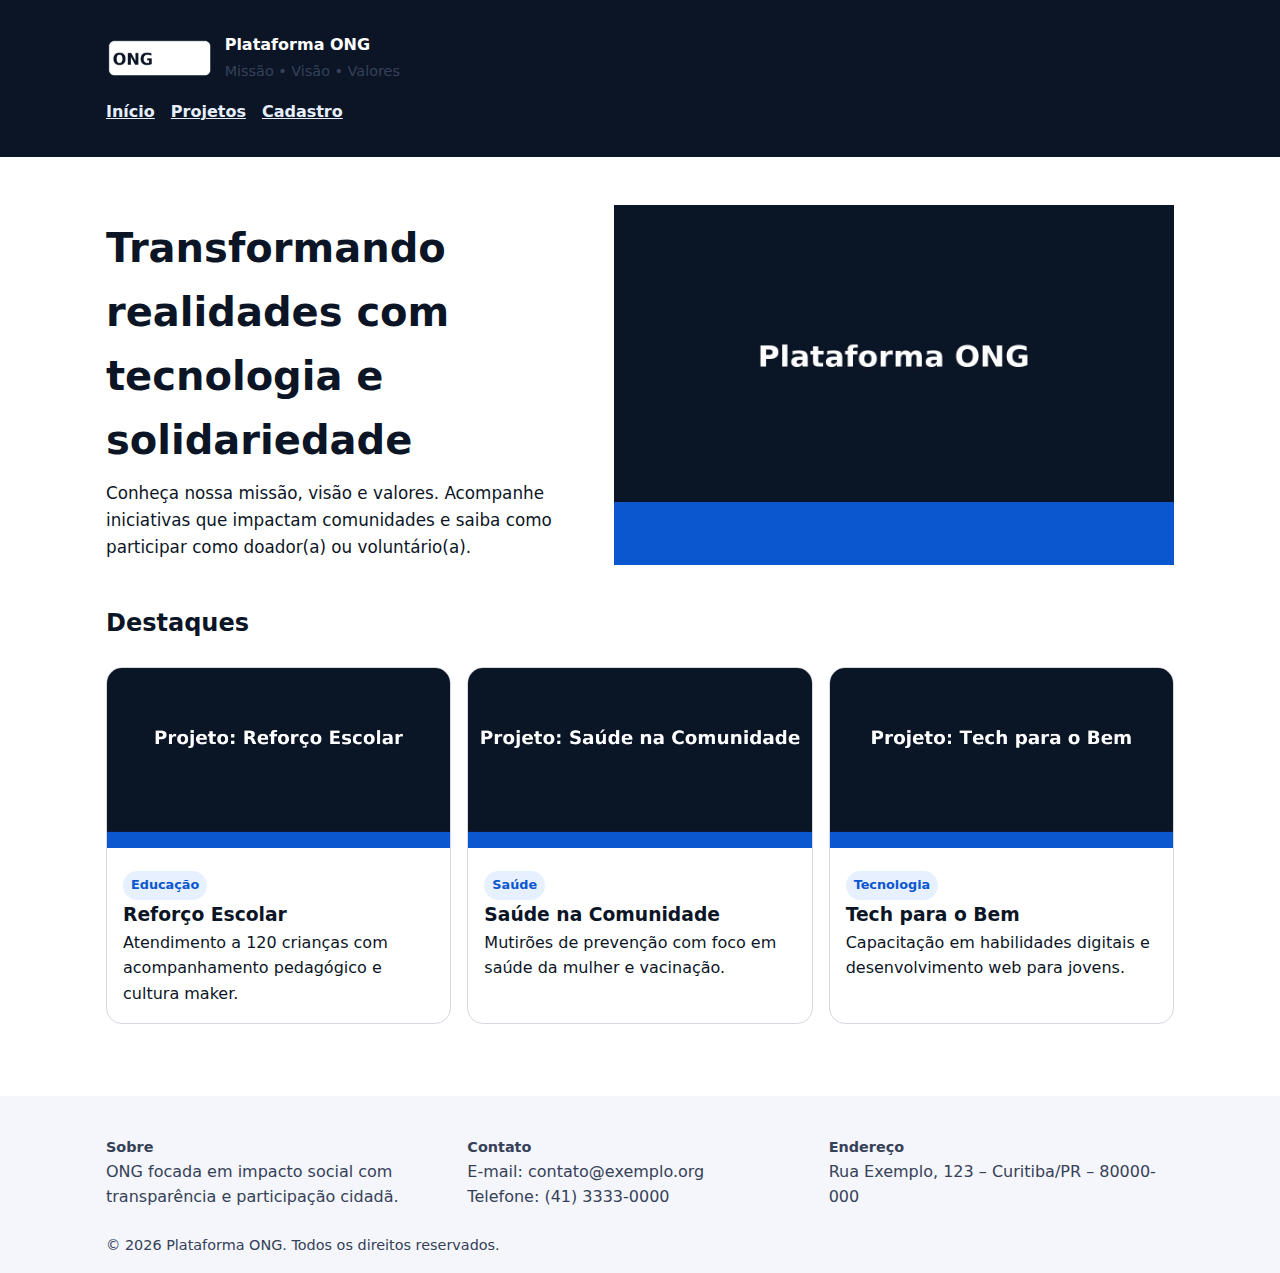
<file: index.html>
<!doctype html>
<html lang="pt-BR">
<head>
  <meta charset="utf-8">
  <meta name="viewport" content="width=device-width, initial-scale=1">
  <title>Início · Plataforma ONG</title>
  <meta name="description" content="Plataforma web para ONGs: projetos, doações, voluntariado e transparência.">
  <meta name="theme-color" content="#0b1526">
  <meta property="og:title" content="Início · Plataforma ONG">
  <meta property="og:description" content="Projetos sociais, doações on-line, portal do voluntário e transparência.">
  <meta property="og:type" content="website">
  <link rel="preload" href="assets/css/styles.css" as="style">
  <link rel="stylesheet" href="assets/css/styles.css">
  <link rel="icon" href="assets/img/favicon.png">
</head>
<body>
<a class="skip-link" href="#conteudo">Pular para o conteúdo principal</a>
<header>
  <div class="container">
    <div class="logo" role="banner">
      <img src="assets/img/logo.png" alt="Logo da ONG">
      <div>
        <strong>Plataforma ONG</strong><br><span class="small">Missão • Visão • Valores</span>
      </div>
    </div>
    <nav aria-label="Principal">
      <ul>
        <li><a href="index.html" aria-current='page'>Início</a></li>
        <li><a href="projetos.html" >Projetos</a></li>
        <li><a href="cadastro.html" >Cadastro</a></li>
      </ul>
    </nav>
  </div>
</header>
<main id="conteudo" class="container">

  <section class="hero">
    <div>
      <h1>Transformando realidades com tecnologia e solidariedade</h1>
      <p>Conheça nossa missão, visão e valores. Acompanhe iniciativas que impactam comunidades e saiba como participar como doador(a) ou voluntário(a).</p>
    </div>
    <picture>
      <source srcset="assets/img/hero.webp" type="image/webp">
      <img src="assets/img/hero.png" alt="Pessoas voluntárias em ação comunitária" width="560" height="360" loading="eager">
    </picture>
  </section>

  <section aria-labelledby="sec-destaques">
    <h2 id="sec-destaques">Destaques</h2>
    <div class="card-grid">
      <article class="card">
        <img src="assets/img/projeto1.webp" alt="Projeto de reforço escolar" loading="lazy">
        <div class="pad">
          <span class="tag">Educação</span>
          <h3>Reforço Escolar</h3>
          <p>Atendimento a 120 crianças com acompanhamento pedagógico e cultura maker.</p>
        </div>
      </article>
      <article class="card">
        <img src="assets/img/projeto2.webp" alt="Ação de saúde comunitária" loading="lazy">
        <div class="pad">
          <span class="tag">Saúde</span>
          <h3>Saúde na Comunidade</h3>
          <p>Mutirões de prevenção com foco em saúde da mulher e vacinação.</p>
        </div>
      </article>
      <article class="card">
        <img src="assets/img/projeto3.webp" alt="Oficina de tecnologia para jovens" loading="lazy">
        <div class="pad">
          <span class="tag">Tecnologia</span>
          <h3>Tech para o Bem</h3>
          <p>Capacitação em habilidades digitais e desenvolvimento web para jovens.</p>
        </div>
      </article>
    </div>
  </section>

</main>
<footer>
  <div class="container">
    <div class="cols" role="contentinfo">
      <section>
        <h2 class="small">Sobre</h2>
        <p>ONG focada em impacto social com transparência e participação cidadã.</p>
      </section>
      <section>
        <h2 class="small">Contato</h2>
        <p>E-mail: contato@exemplo.org<br>Telefone: (41) 3333-0000</p>
      </section>
      <section>
        <h2 class="small">Endereço</h2>
        <p>Rua Exemplo, 123 – Curitiba/PR – 80000-000</p>
      </section>
    </div>
    <p class="small">© <span class="js-year"></span> Plataforma ONG. Todos os direitos reservados.</p>
  </div>
</footer>
<script src="assets/js/main.js" defer></script>
</body>
</html>
</file>
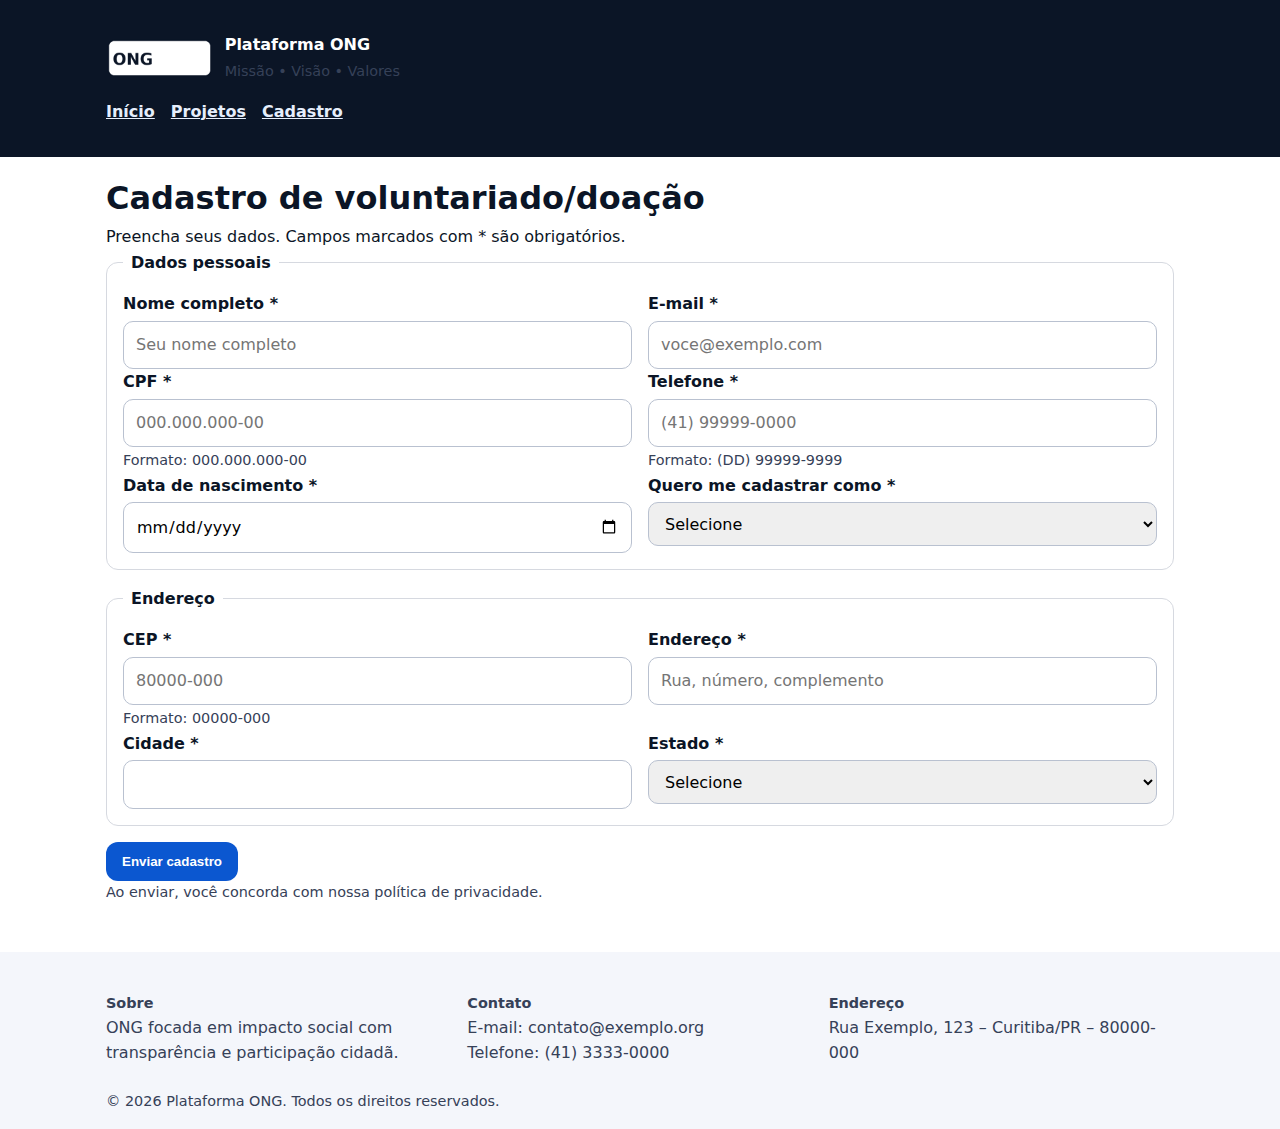
<file: cadastro.html>
<!doctype html>
<html lang="pt-BR">
<head>
  <meta charset="utf-8">
  <meta name="viewport" content="width=device-width, initial-scale=1">
  <title>Cadastro · Plataforma ONG</title>
  <meta name="description" content="Plataforma web para ONGs: projetos, doações, voluntariado e transparência.">
  <meta name="theme-color" content="#0b1526">
  <meta property="og:title" content="Cadastro · Plataforma ONG">
  <meta property="og:description" content="Projetos sociais, doações on-line, portal do voluntário e transparência.">
  <meta property="og:type" content="website">
  <link rel="preload" href="assets/css/styles.css" as="style">
  <link rel="stylesheet" href="assets/css/styles.css">
  <link rel="icon" href="assets/img/favicon.png">
</head>
<body>
<a class="skip-link" href="#conteudo">Pular para o conteúdo principal</a>
<header>
  <div class="container">
    <div class="logo" role="banner">
      <img src="assets/img/logo.png" alt="Logo da ONG">
      <div>
        <strong>Plataforma ONG</strong><br><span class="small">Missão • Visão • Valores</span>
      </div>
    </div>
    <nav aria-label="Principal">
      <ul>
        <li><a href="index.html" >Início</a></li>
        <li><a href="projetos.html" >Projetos</a></li>
        <li><a href="cadastro.html" aria-current='page'>Cadastro</a></li>
      </ul>
    </nav>
  </div>
</header>
<main id="conteudo" class="container">

  <section aria-labelledby="sec-cadastro">
    <h1 id="sec-cadastro">Cadastro de voluntariado/doação</h1>
    <p>Preencha seus dados. Campos marcados com * são obrigatórios.</p>

    <form action="#" method="post">
      <fieldset>
        <legend>Dados pessoais</legend>
        <div class="form-row cols-2">
          <div>
            <label for="nome">Nome completo *</label>
            <input id="nome" name="nome" type="text" autocomplete="name" required minlength="3" maxlength="120" placeholder="Seu nome completo">
          </div>
          <div>
            <label for="email">E-mail *</label>
            <input id="email" name="email" type="email" autocomplete="email" required placeholder="voce@exemplo.com">
          </div>
        </div>

        <div class="form-row cols-2">
          <div>
            <label for="cpf">CPF *</label>
            <input id="cpf" name="cpf" inputmode="numeric" pattern="\d{3}\.\d{3}\.\d{3}-\d{2}" placeholder="000.000.000-00" required aria-describedby="cpf-hint">
            <small id="cpf-hint" class="small">Formato: 000.000.000-00</small>
          </div>
          <div>
            <label for="telefone">Telefone *</label>
            <input id="telefone" name="telefone" inputmode="tel" pattern="\(\d{2}\) \d{4,5}-\d{4}" placeholder="(41) 99999-0000" required aria-describedby="tel-hint">
            <small id="tel-hint" class="small">Formato: (DD) 99999-9999</small>
          </div>
        </div>

        <div class="form-row cols-2">
          <div>
            <label for="nascimento">Data de nascimento *</label>
            <input id="nascimento" name="nascimento" type="date" required>
          </div>
          <div>
            <label for="tipo">Quero me cadastrar como *</label>
            <select id="tipo" name="tipo" required>
              <option value="">Selecione</option>
              <option value="voluntario">Voluntário(a)</option>
              <option value="doador">Doador(a)</option>
              <option value="ambos">Ambos</option>
            </select>
          </div>
        </div>
      </fieldset>

      <fieldset>
        <legend>Endereço</legend>
        <div class="form-row cols-2">
          <div>
            <label for="cep">CEP *</label>
            <input id="cep" name="cep" inputmode="numeric" pattern="\d{5}-\d{3}" placeholder="80000-000" required aria-describedby="cep-hint">
            <small id="cep-hint" class="small">Formato: 00000-000</small>
          </div>
          <div>
            <label for="endereco">Endereço *</label>
            <input id="endereco" name="endereco" type="text" required placeholder="Rua, número, complemento">
          </div>
        </div>

        <div class="form-row cols-2">
          <div>
            <label for="cidade">Cidade *</label>
            <input id="cidade" name="cidade" type="text" required>
          </div>
          <div>
            <label for="estado">Estado *</label>
            <select id="estado" name="estado" required>
              <option value="">Selecione</option>
              <option>AC</option><option>AL</option><option>AP</option><option>AM</option><option>BA</option>
              <option>CE</option><option>DF</option><option>ES</option><option>GO</option><option>MA</option>
              <option>MT</option><option>MS</option><option>MG</option><option>PA</option><option>PB</option>
              <option>PR</option><option>PE</option><option>PI</option><option>RJ</option><option>RN</option>
              <option>RS</option><option>RO</option><option>RR</option><option>SC</option><option>SP</option>
              <option>SE</option><option>TO</option>
            </select>
          </div>
        </div>
      </fieldset>

      <div>
        <button class="btn" type="submit">Enviar cadastro</button>
        <p class="small">Ao enviar, você concorda com nossa política de privacidade.</p>
      </div>
    </form>
  </section>

</main>
<footer>
  <div class="container">
    <div class="cols" role="contentinfo">
      <section>
        <h2 class="small">Sobre</h2>
        <p>ONG focada em impacto social com transparência e participação cidadã.</p>
      </section>
      <section>
        <h2 class="small">Contato</h2>
        <p>E-mail: contato@exemplo.org<br>Telefone: (41) 3333-0000</p>
      </section>
      <section>
        <h2 class="small">Endereço</h2>
        <p>Rua Exemplo, 123 – Curitiba/PR – 80000-000</p>
      </section>
    </div>
    <p class="small">© <span class="js-year"></span> Plataforma ONG. Todos os direitos reservados.</p>
  </div>
</footer>
<script src="assets/js/main.js" defer></script>
</body>
</html>
</file>
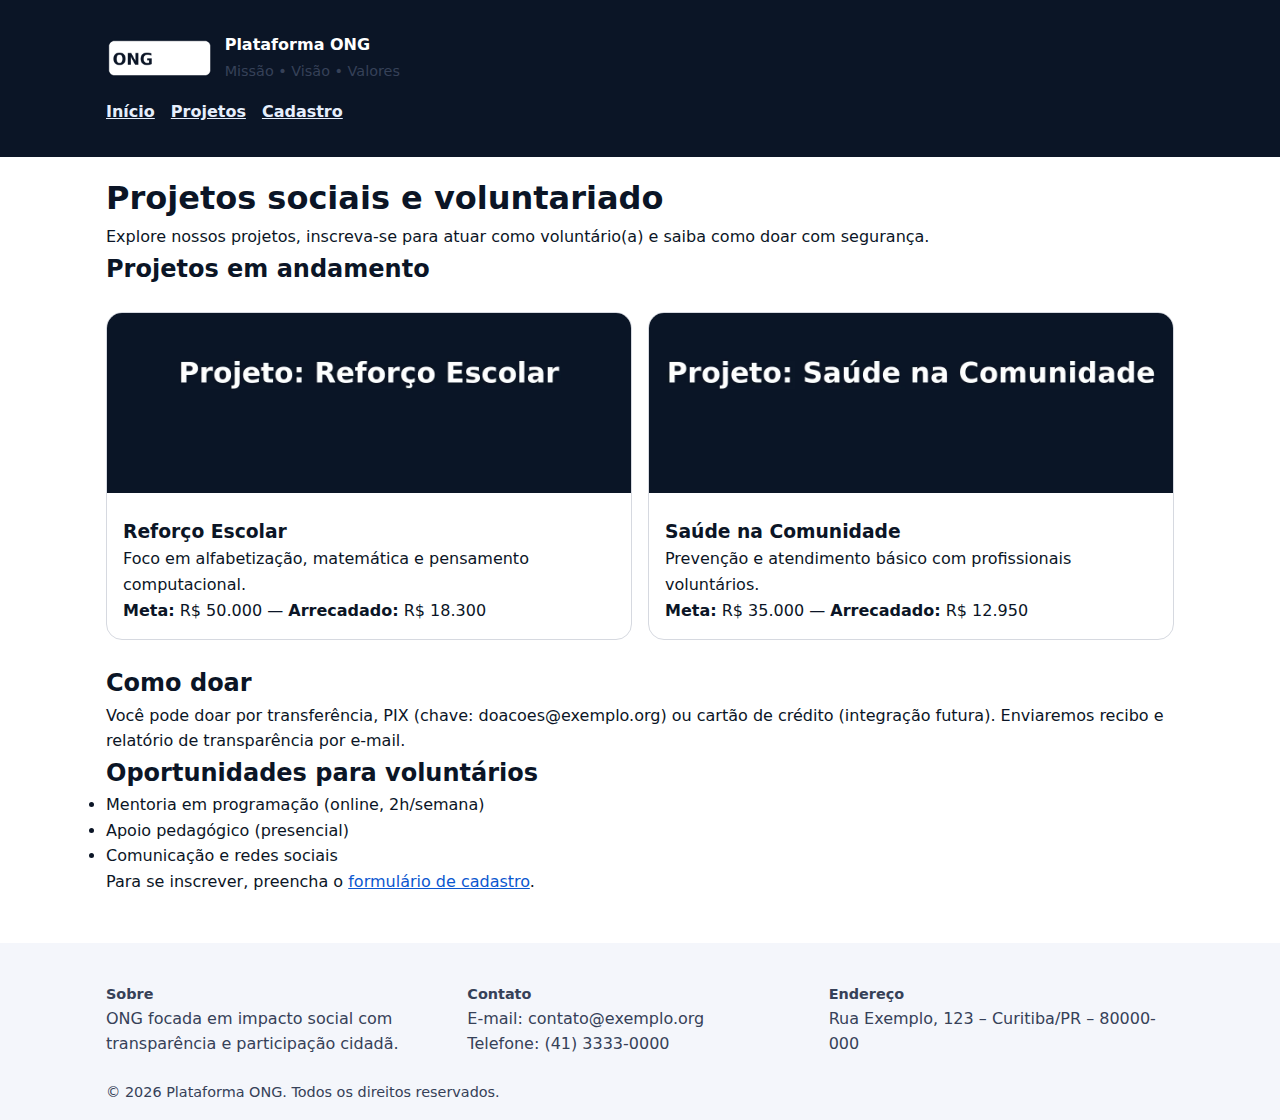
<file: projetos.html>
<!doctype html>
<html lang="pt-BR">
<head>
  <meta charset="utf-8">
  <meta name="viewport" content="width=device-width, initial-scale=1">
  <title>Projetos · Plataforma ONG</title>
  <meta name="description" content="Plataforma web para ONGs: projetos, doações, voluntariado e transparência.">
  <meta name="theme-color" content="#0b1526">
  <meta property="og:title" content="Projetos · Plataforma ONG">
  <meta property="og:description" content="Projetos sociais, doações on-line, portal do voluntário e transparência.">
  <meta property="og:type" content="website">
  <link rel="preload" href="assets/css/styles.css" as="style">
  <link rel="stylesheet" href="assets/css/styles.css">
  <link rel="icon" href="assets/img/favicon.png">
</head>
<body>
<a class="skip-link" href="#conteudo">Pular para o conteúdo principal</a>
<header>
  <div class="container">
    <div class="logo" role="banner">
      <img src="assets/img/logo.png" alt="Logo da ONG">
      <div>
        <strong>Plataforma ONG</strong><br><span class="small">Missão • Visão • Valores</span>
      </div>
    </div>
    <nav aria-label="Principal">
      <ul>
        <li><a href="index.html" >Início</a></li>
        <li><a href="projetos.html" aria-current='page'>Projetos</a></li>
        <li><a href="cadastro.html" >Cadastro</a></li>
      </ul>
    </nav>
  </div>
</header>
<main id="conteudo" class="container">

  <section aria-labelledby="sec-projetos">
    <h1 id="sec-projetos">Projetos sociais e voluntariado</h1>
    <p>Explore nossos projetos, inscreva-se para atuar como voluntário(a) e saiba como doar com segurança.</p>

    <h2>Projetos em andamento</h2>
    <div class="card-grid">
      <article class="card">
        <img src="assets/img/projeto1.webp" alt="Projeto 1" loading="lazy">
        <div class="pad">
          <h3>Reforço Escolar</h3>
          <p>Foco em alfabetização, matemática e pensamento computacional.</p>
          <p><strong>Meta:</strong> R$ 50.000 — <strong>Arrecadado:</strong> R$ 18.300</p>
        </div>
      </article>
      <article class="card">
        <img src="assets/img/projeto2.webp" alt="Projeto 2" loading="lazy">
        <div class="pad">
          <h3>Saúde na Comunidade</h3>
          <p>Prevenção e atendimento básico com profissionais voluntários.</p>
          <p><strong>Meta:</strong> R$ 35.000 — <strong>Arrecadado:</strong> R$ 12.950</p>
        </div>
      </article>
    </div>

    <h2>Como doar</h2>
    <p>Você pode doar por transferência, PIX (chave: doacoes@exemplo.org) ou cartão de crédito (integração futura). Enviaremos recibo e relatório de transparência por e-mail.</p>

    <h2>Oportunidades para voluntários</h2>
    <ul>
      <li>Mentoria em programação (online, 2h/semana)</li>
      <li>Apoio pedagógico (presencial)</li>
      <li>Comunicação e redes sociais</li>
    </ul>
    <p>Para se inscrever, preencha o <a href="cadastro.html">formulário de cadastro</a>.</p>
  </section>

</main>
<footer>
  <div class="container">
    <div class="cols" role="contentinfo">
      <section>
        <h2 class="small">Sobre</h2>
        <p>ONG focada em impacto social com transparência e participação cidadã.</p>
      </section>
      <section>
        <h2 class="small">Contato</h2>
        <p>E-mail: contato@exemplo.org<br>Telefone: (41) 3333-0000</p>
      </section>
      <section>
        <h2 class="small">Endereço</h2>
        <p>Rua Exemplo, 123 – Curitiba/PR – 80000-000</p>
      </section>
    </div>
    <p class="small">© <span class="js-year"></span> Plataforma ONG. Todos os direitos reservados.</p>
  </div>
</footer>
<script src="assets/js/main.js" defer></script>
</body>
</html>
</file>
<file: assets/css/styles.css>
*{box-sizing:border-box;margin:0;padding:0}
html:focus-within{scroll-behavior:smooth}
body{font-family:system-ui,-apple-system,Segoe UI,Roboto,Ubuntu,'Helvetica Neue',Arial,'Noto Sans',sans-serif;line-height:1.6;color:#0b1526;background:#ffffff}
a{color:#0b57d0;text-decoration-thickness:0.08em}
a:focus,button:focus,input:focus,select:focus,textarea:focus{outline:3px solid #ffbf47;outline-offset:2px}
.skip-link{position:absolute;left:-9999px;top:auto;width:1px;height:1px;overflow:hidden}
.skip-link:focus{left:1rem;top:1rem;width:auto;height:auto;background:#fff;color:#111;padding:.5rem .75rem;border-radius:.5rem;box-shadow:0 2px 8px rgba(0,0,0,.2);z-index:1000}
.container{max-width:1100px;margin-inline:auto;padding:1rem}
header{background:#0b1526;color:#fff}
header .logo{display:flex;align-items:center;gap:.75rem;padding:1rem 0}
header img{height:40px;width:auto}
nav ul{display:flex;gap:1rem;list-style:none;padding-bottom:1rem;flex-wrap:wrap}
nav a{color:#e6eefc;font-weight:600}
nav a[aria-current="page"]{text-decoration:underline}
.hero{display:grid;grid-template-columns:1.2fr .8fr;gap:1.5rem;align-items:center;padding:2rem 0}
.hero h1{font-size:clamp(1.8rem,4vw,2.5rem);margin-bottom:.5rem}
.hero p{font-size:1.05rem}
.card-grid{display:grid;grid-template-columns:repeat(auto-fit,minmax(260px,1fr));gap:1rem;margin:1.5rem 0}
.card{border:1px solid #d6d9e0;border-radius:16px;overflow:hidden;background:#fff}
.card img{width:100%;height:180px;object-fit:cover}
.card .pad{padding:1rem}
.tag{display:inline-block;background:#e6f0ff;color:#0b57d0;font-weight:600;font-size:.8rem;padding:.25rem .5rem;border-radius:999px}
footer{background:#f4f6fb;margin-top:2rem}
footer .cols{display:grid;grid-template-columns:repeat(auto-fit,minmax(220px,1fr));gap:1rem;padding:1.5rem 0}
footer p, footer a{color:#364158}
form{display:grid;gap:1rem}
fieldset{border:1px solid #d6d9e0;border-radius:12px;padding:1rem}
legend{padding:0 .5rem;font-weight:700}
label{display:block;font-weight:600;margin-bottom:.25rem}
input,select,textarea{width:100%;padding:.65rem .75rem;border:1px solid #b9c1d0;border-radius:10px;font:inherit}
input:invalid[aria-invalid="true"]{border-color:#b00020}
.form-row{display:grid;gap:1rem}
.form-row.cols-2{grid-template-columns:repeat(auto-fit,minmax(240px,1fr))}
.btn{display:inline-block;background:#0b57d0;color:#fff;border:none;padding:.75rem 1rem;border-radius:12px;font-weight:700;cursor:pointer}
.btn.secondary{background:#0b1526}
.small{font-size:.9rem;color:#364158}
@media (max-width:900px){.hero{grid-template-columns:1fr}.hero img{order:-1}}
</file>
